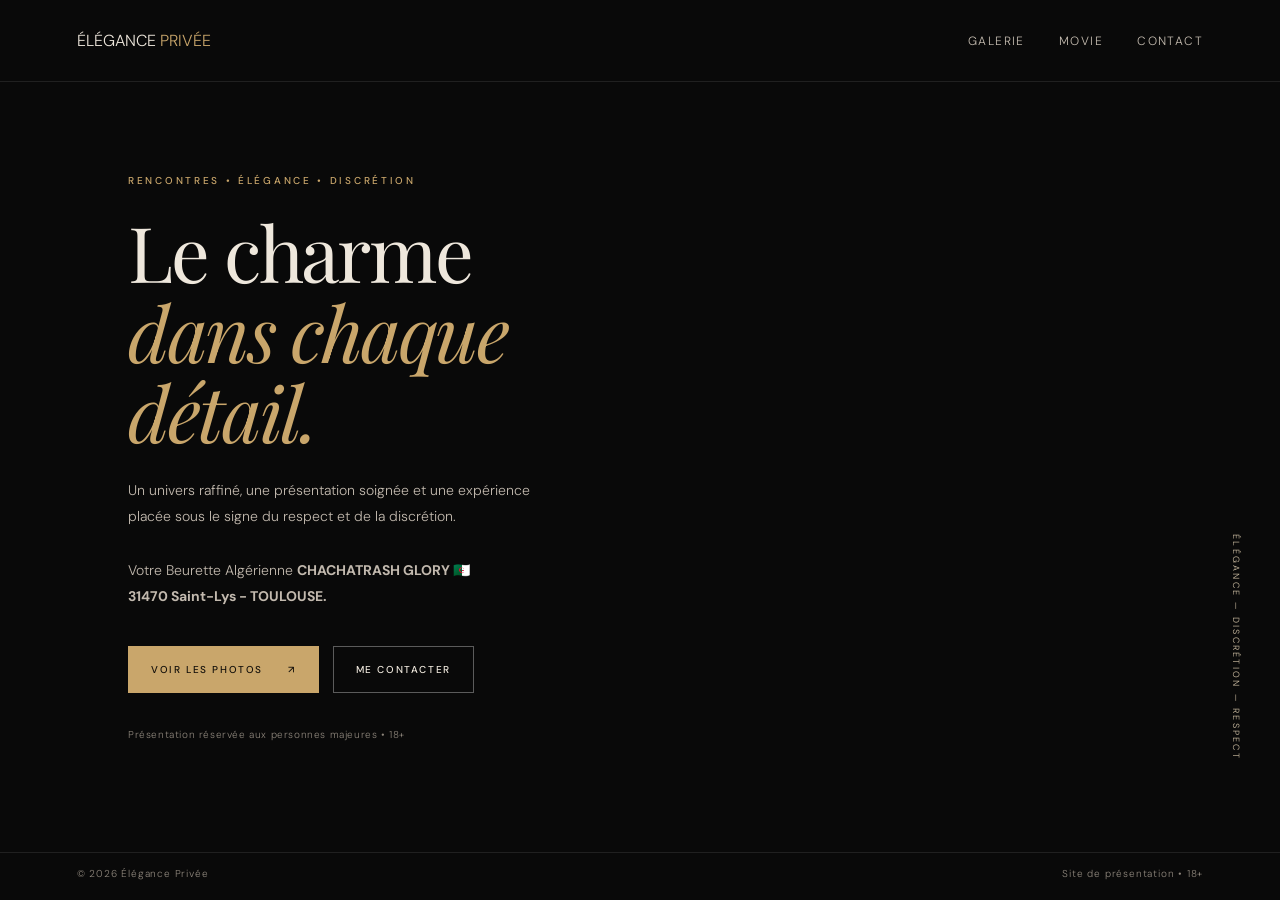
<file: index.html>
<!doctype html>
<html lang="fr">
<head>
  <meta charset="utf-8"><meta name="viewport" content="width=device-width,initial-scale=1">
  <meta name="theme-color" content="#090909">
  <title>Élégance Privée — Accueil</title>
  <link rel="stylesheet" href="style.css">
</head>
<body class="home">
  <header class="topbar"><a class="brand" href="index.html">ÉLÉGANCE <span>PRIVÉE</span></a><nav><a href="galerie.html">Galerie</a><a href="movie.html">Movie</a><a href="contact.html">Contact</a></nav></header>
  <main class="hero">
    <div class="hero-photo" role="img" aria-label="Portrait glamour en robe noire"></div>
    <div class="hero-shade"></div>
    <section class="hero-content">
      <p class="eyebrow">RENCONTRES • ÉLÉGANCE • DISCRÉTION</p>
      <h1>Le charme<br><em>dans chaque détail.</em></h1>
      <p class="intro">Un univers raffiné, une présentation soignée et une expérience placée sous le signe du respect et de la discrétion.
      <br><br>
      Votre Beurette Algérienne <strong>CHACHATRASH GLORY 🇩🇿 <br>
      31470 Saint-Lys - TOULOUSE.</strong></p>
      <div class="actions"><a class="btn btn-gold" href="galerie.html">Voir les photos <span>↗</span></a><a class="btn btn-outline" href="contact.html">Me contacter</a></div>
      <p class="small-note">Présentation réservée aux personnes majeures • 18+</p>
    </section>
    <div class="vertical-note">ÉLÉGANCE — DISCRÉTION — RESPECT</div>
  </main>
  <footer class="site-footer"><span>© <span data-year></span> Élégance Privée</span><span>Site de présentation • 18+</span></footer>
  <script src="script.js"></script>
</body></html>
</file>
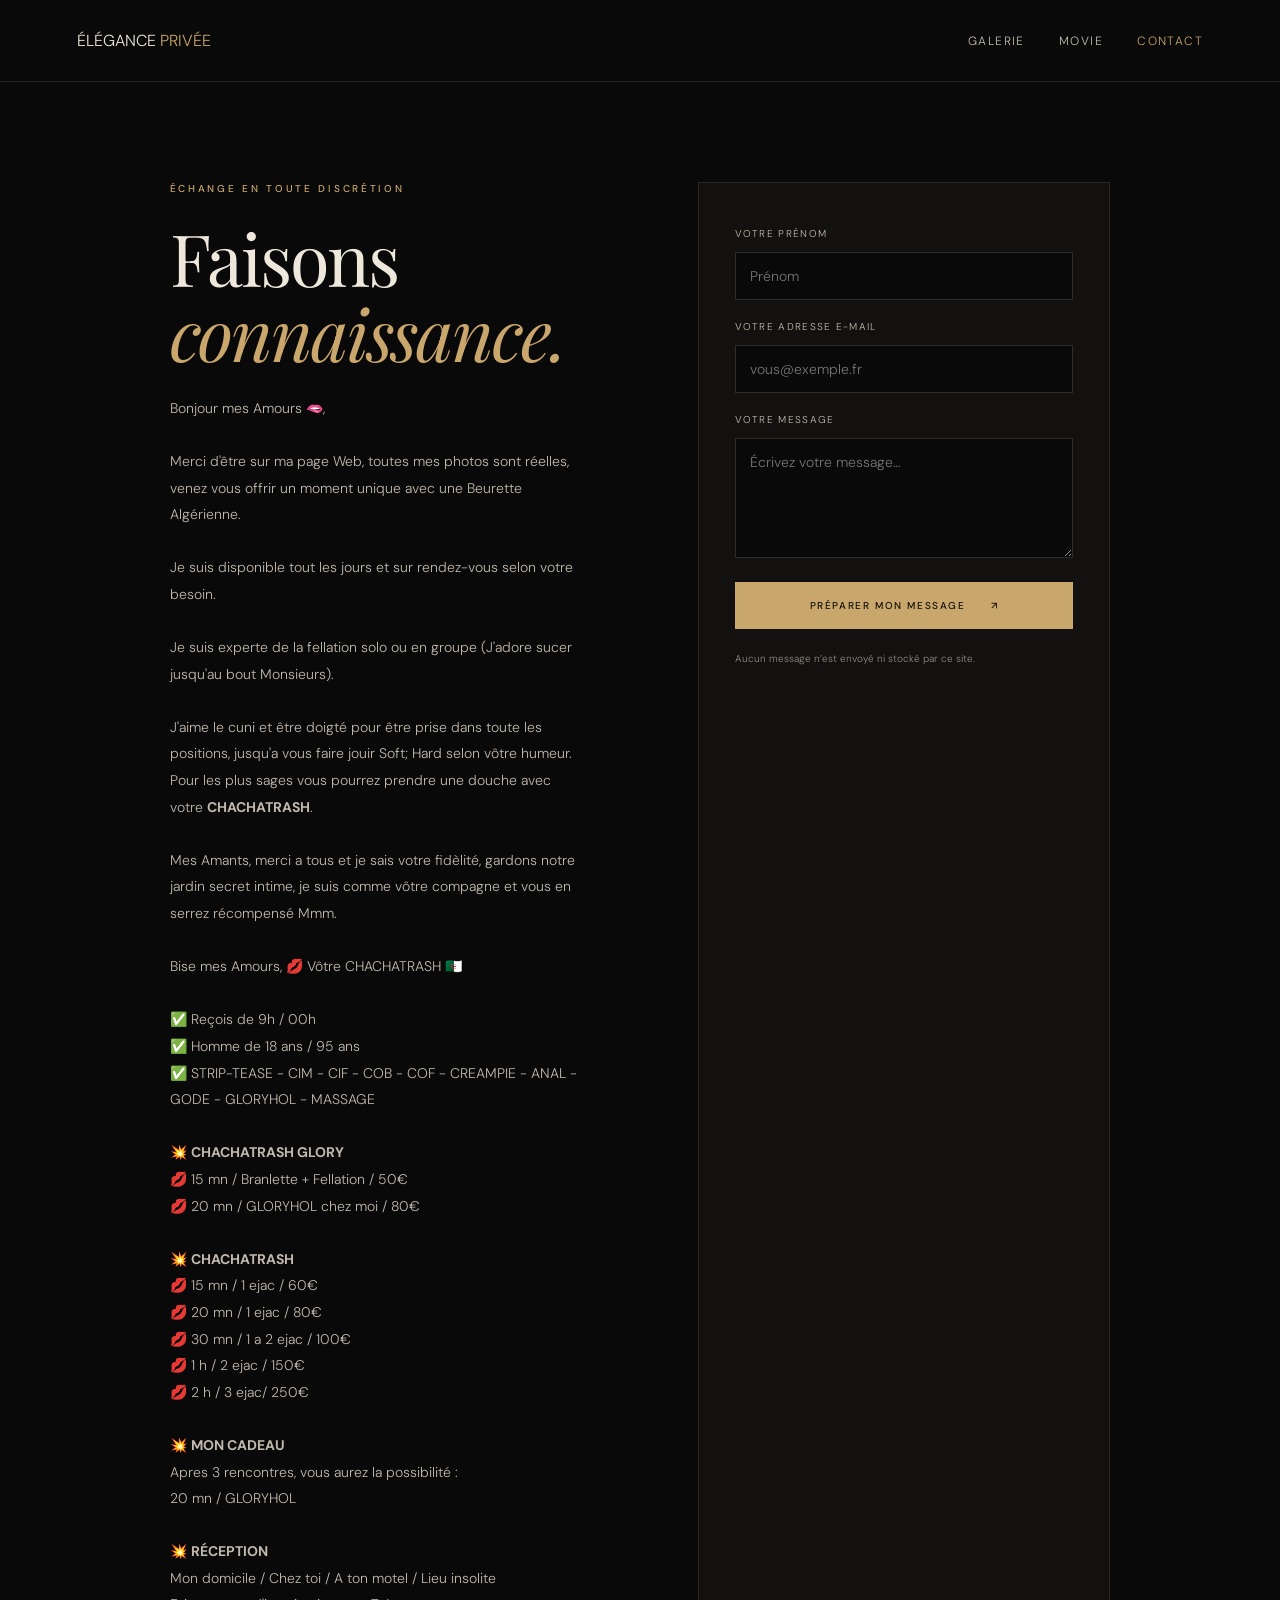
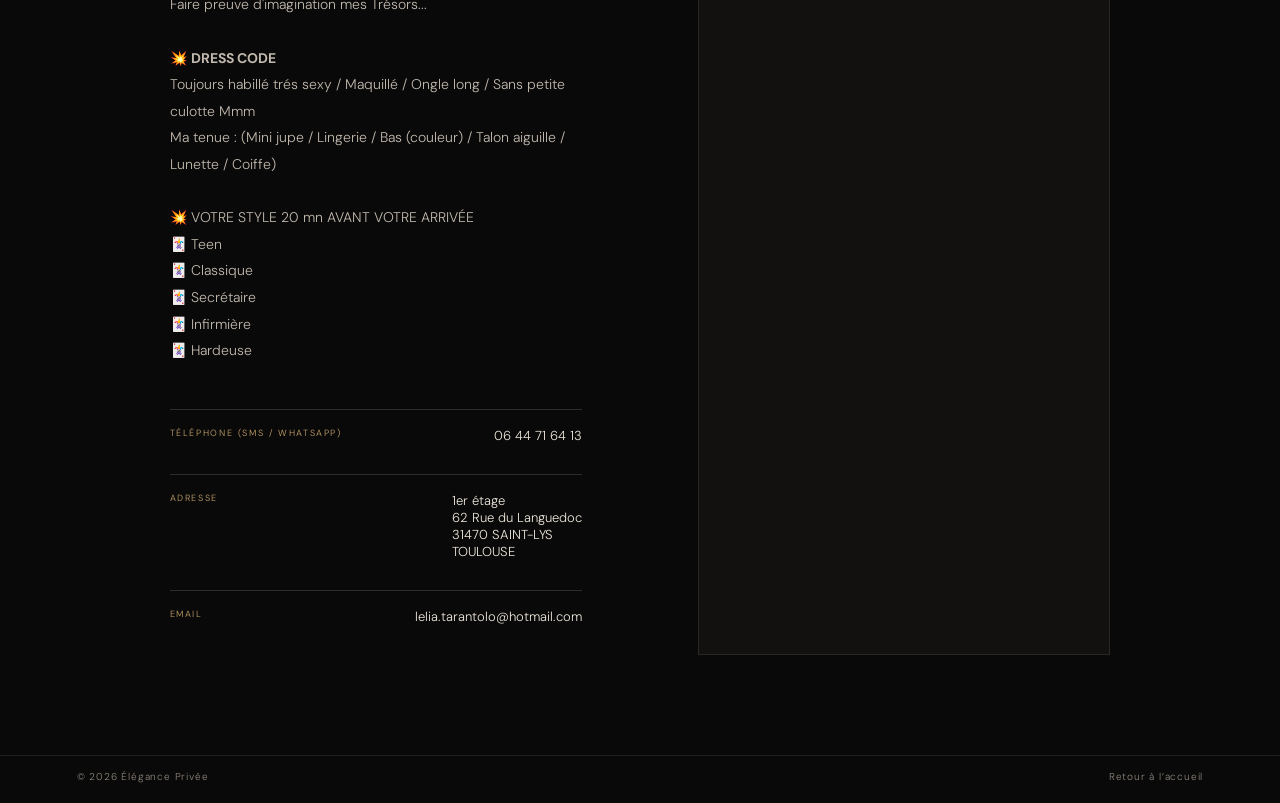
<file: contact.html>
<!doctype html>
<html lang="fr">
<head><meta charset="utf-8"><meta name="viewport" content="width=device-width,initial-scale=1"><meta name="theme-color" content="#090909"><title>Contact — Élégance Privée</title><link rel="stylesheet" href="style.css"></head>
<body>
<header class="topbar"><a class="brand" href="index.html">ÉLÉGANCE <span>PRIVÉE</span></a><nav><a href="galerie.html">Galerie</a><a href="movie.html">Movie</a><a class="active" href="contact.html">Contact</a></nav></header>
<main class="contact-layout">
  <section class="contact-copy"><p class="eyebrow">ÉCHANGE EN TOUTE DISCRÉTION</p><h1>Faisons<br><em>connaissance.</em></h1><p class="intro">Bonjour mes Amours 🫦,
<br><br>
Merci d'être sur ma page Web, toutes mes photos sont réelles, venez vous offrir un moment unique avec une Beurette Algérienne.
<br><br>
Je suis disponible tout les jours et sur rendez-vous selon votre besoin.
<br><br>
Je suis experte de la fellation solo ou en groupe (J'adore sucer jusqu'au bout Monsieurs).
<br><br>
J'aime le cuni et être doigté pour être prise dans toute les positions, jusqu'a vous faire jouir Soft; Hard selon vôtre humeur.<br>
Pour les plus sages vous pourrez prendre une douche avec votre <strong>CHACHATRASH</strong>.
<br><br>
Mes Amants, merci a tous et je sais votre fidèlité, gardons notre jardin secret intime, je suis comme vôtre compagne et vous en serrez récompensé Mmm.
<br><br>
Bise mes Amours, 💋
Vôtre CHACHATRASH 🇩🇿
<br><br>
✅️ Reçois de 9h / 00h
<br>
✅️ Homme de 18 ans / 95 ans
<br>
✅️ STRIP-TEASE - CIM - CIF - COB - COF - CREAMPIE - ANAL - GODE - GLORYHOL - MASSAGE
<br><br>
💥 <strong>CHACHATRASH GLORY</strong><br>
💋 15 mn / Branlette + Fellation / 50€<br>
💋 20 mn / GLORYHOL chez moi / 80€
<br><br>
💥 <strong>CHACHATRASH</strong><br>
💋 15 mn / 1 ejac / 60€<br>
💋 20 mn / 1 ejac / 80€<br>
💋 30 mn / 1 a 2 ejac / 100€<br>
💋 1 h / 2 ejac / 150€ <br>
💋 2 h / 3 ejac/ 250€
<br><br>
💥 <strong>MON CADEAU</strong>
<br>
Apres 3 rencontres, vous aurez la possibilité :<br>
20 mn / GLORYHOL
<br><br>
💥 <strong>RÉCEPTION</strong>
<br>
Mon domicile / Chez toi / A ton motel / Lieu insolite 
<br>
Faire preuve d'imagination mes Trésors...
<br><br>
💥 <strong>DRESS CODE</strong>
<br>
Toujours habillé trés sexy / Maquillé / Ongle long / Sans petite culotte Mmm
<br>
Ma tenue : (Mini jupe / Lingerie / Bas (couleur) / Talon aiguille / Lunette / Coiffe)
<br><br>
💥 VOTRE STYLE 20 mn AVANT VOTRE ARRIVÉE
<br>
🃏 Teen<br>
🃏 Classique<br>
🃏 Secrétaire<br>
🃏 Infirmière<br>
🃏 Hardeuse<br>
  </p>
  <div class="contact-lines"><p><span>TÉLÉPHONE (SMS / WHATSAPP)</span><a href="tel:+330644716413">06 44 71 64 13</a></p><p><span>ADRESSE</span><a href="#" id="whatsapp-link">1er étage<br>62 Rue du Languedoc<br>31470 SAINT-LYS<br>TOULOUSE</a></p><p><span>EMAIL</span><a href="mailto:lelia.tarantolo@hotmail.com">lelia.tarantolo@hotmail.com</a></p></div>
  </section>
  <form class="contact-form" id="contact-form">
    <label for="name">Votre prénom</label><input id="name" name="name" placeholder="Prénom" required>
    <label for="email">Votre adresse e-mail</label><input id="email" name="email" type="email" placeholder="vous@exemple.fr" required>
    <label for="message">Votre message</label><textarea id="message" name="message" rows="5" placeholder="Écrivez votre message…" required></textarea>
    <button class="btn btn-gold" type="submit">Préparer mon message <span>↗</span></button>
    <p class="form-note">Aucun message n’est envoyé ni stocké par ce site.</p>
  </form>
</main>
<footer class="site-footer"><span>© <span data-year></span> Élégance Privée</span><a href="index.html">Retour à l’accueil</a></footer>
<script src="script.js"></script>
</body></html>
</file>
<file: style.css>
@import url('https://fonts.googleapis.com/css2?family=DM+Sans:wght@300;400;500;600&family=Playfair+Display:ital,wght@0,400;0,500;1,400;1,500&display=swap');
:root{--bg:#090909;--panel:#12110f;--gold:#c9a66b;--cream:#eee7dc;--muted:#aaa197}
*{box-sizing:border-box}html{scroll-behavior:smooth}body{margin:0;background:var(--bg);color:var(--cream);font-family:'DM Sans',sans-serif;font-weight:300;min-height:100vh}a{color:inherit;text-decoration:none}.topbar{height:82px;padding:0 6vw;display:flex;align-items:center;justify-content:space-between;position:relative;z-index:5;border-bottom:1px solid #ffffff18;
                   background:#090909};
                                                                                                                                                                                                      
.brand{font-size:13px;letter-spacing:.22em;font-weight:600}.brand span{color:var(--gold)}nav{display:flex;gap:34px}nav a{font-size:12px;letter-spacing:.12em;color:#c7beb2;text-transform:uppercase}nav a:hover,nav a.active{color:var(--gold)}.hero{min-height:calc(100vh - 130px);position:relative;display:flex;align-items:center;overflow:hidden}.hero-photo{position:absolute;inset:0 0 0 37%;background-image:url('https://6ae8877f87027fb6113b0fd0.imgix.net/image200/1000026003.jpg');
                                                                                                                                                                                                                                                                                                                                                                                                                                                                                                                                                                                                                                                                                                                             background-size:cover;background-position:center 35%;filter:saturate(.65)}.hero-shade{position:absolute;inset:0;background:linear-gradient(90deg,#090909 0%,#090909 33%,#090909d9 47%,#09090930 100%),linear-gradient(0deg,#0909098c,transparent 45%)}.hero-content{position:relative;z-index:1;width:min(610px,58%);padding:7vh 0 8vh 10vw}.eyebrow{font-size:10px;letter-spacing:.27em;color:var(--gold);font-weight:500;margin:0 0 25px}.hero h1,.page-heading h1,.contact-copy h1{font:400 clamp(48px,6vw,82px)/1.04 'Playfair Display',serif;margin:0 0 25px;letter-spacing:-.03em}.hero h1 em,.page-heading h1 em,.contact-copy h1 em{color:var(--gold);font-weight:400}.intro{color:#c2b9ae;font-size:14px;line-height:1.9;max-width:430px}.actions{display:flex;gap:14px;flex-wrap:wrap;margin-top:36px}.btn{display:inline-flex;align-items:center;justify-content:center;gap:25px;padding:16px 22px;font:500 10px 'DM Sans',sans-serif;letter-spacing:.16em;text-transform:uppercase;border:1px solid var(--gold);cursor:pointer;transition:.25s}.btn-gold{background:var(--gold);color:#15110b}.btn-gold:hover{background:#e0c18c}.btn-outline{color:var(--cream);border-color:#ffffff55}.btn-outline:hover{border-color:var(--gold);color:var(--gold)}.small-note{font-size:10px;color:#8d857b;margin-top:35px;letter-spacing:.06em}.vertical-note{position:absolute;right:3vw;bottom:12%;writing-mode:vertical-rl;font-size:9px;letter-spacing:.25em;color:#d6c6aa}.site-footer{min-height:48px;padding:14px 6vw;display:flex;justify-content:space-between;gap:15px;color:#8f877d;font-size:10px;letter-spacing:.08em;border-top:1px solid #ffffff18}.page-wrap{max-width:1180px;margin:auto;padding:90px 7vw}.page-heading{margin-bottom:48px}.page-heading h1{font-size:clamp(48px,7vw,76px)}.gallery{display:grid;grid-template-columns:1.1fr .9fr .9fr;gap:16px}.gallery-item{height:440px;border:0;padding:0;position:relative;cursor:zoom-in;background-size:cover;background-position:center;filter:saturate(.7);transition:.3s}.gallery-item:hover{filter:saturate(1);transform:translateY(-4px)}.gallery-item span{position:absolute;bottom:18px;left:18px;color:#fff;font-size:11px;letter-spacing:.2em}
.g1{background-image:url('https://6ae8877f87027fb6113b0fd0.imgix.net/sandbox/1000026010.png')}
.g2{background-image:url('https://6ae8877f87027fb6113b0fd0.imgix.net/sandbox/1000026014.jpg')}
.g3{background-image:url('https://6ae8877f87027fb6113b0fd0.imgix.net/sandbox/1000026050.jpg')}
.g4{background-image:url('https://6ae8877f87027fb6113b0fd0.imgix.net/sandbox/1000026047.jpg')}
.g5{background-image:url('https://6ae8877f87027fb6113b0fd0.imgix.net/sandbox/1000026020.jpg')}
.g6{background-image:url('https://6ae8877f87027fb6113b0fd0.imgix.net/sandbox/1000026042.jpg')}
.g7{background-image:url('https://6ae8877f87027fb6113b0fd0.imgix.net/sandbox/1000026029.png')}
.g8{background-image:url('https://6ae8877f87027fb6113b0fd0.imgix.net/sandbox/1000026024.jpg')}
.g9{background-image:url('https://6ae8877f87027fb6113b0fd0.imgix.net/sandbox/1000026018.jpg')}
.g10{background-image:url('https://6ae8877f87027fb6113b0fd0.imgix.net/sandbox/1000026012.jpg')}
.g11{background-image:url('https://6ae8877f87027fb6113b0fd0.imgix.net/image200/1000026003.jpg')}

.g100{background-image:url('https://6ae8877f87027fb6113b0fd0.imgix.net/sandbox/1000026129.jpg')}
.g101{background-image:url('https://6ae8877f87027fb6113b0fd0.imgix.net/sandbox/1000026200.jpg')}
.g102{background-image:url('https://6ae8877f87027fb6113b0fd0.imgix.net/sandbox/1000026203.jpg')}
.g103{background-image:url('https://6ae8877f87027fb6113b0fd0.imgix.net/sandbox/1000026217.jpg')}
.g104{background-image:url('https://6ae8877f87027fb6113b0fd0.imgix.net/sandbox/1000026234.jpg')}
.g105{background-image:url('https://6ae8877f87027fb6113b0fd0.imgix.net/sandbox/1000026240.jpg')}
.g106{background-image:url('https://6ae8877f87027fb6113b0fd0.imgix.net/sandbox/1000026197.jpg')}
.g107{background-image:url('https://6ae8877f87027fb6113b0fd0.imgix.net/sandbox/1000026243.jpg')}
.g108{background-image:url('https://6ae8877f87027fb6113b0fd0.imgix.net/sandbox/1000026245.jpg')}
.g109{background-image:url('https://6ae8877f87027fb6113b0fd0.imgix.net/sandbox/1000026246.jpg')}















center-action{text-align:center;margin:45px 0 5px}.lightbox{display:none;position:fixed;inset:0;background:#000e;z-index:20;align-items:center;justify-content:center;padding:5vh 5vw}.lightbox.open{display:flex}.lightbox img{max-width:min(90vw,900px);max-height:88vh;object-fit:contain}.lightbox-close{position:absolute;right:28px;top:18px;background:none;border:0;color:white;font-size:42px;cursor:pointer}.contact-layout{max-width:1120px;margin:auto;padding:100px 7vw;display:grid;grid-template-columns:1fr 1fr;gap:9vw}.contact-copy h1{font-size:clamp(48px,6vw,72px)}.contact-lines{margin-top:45px}.contact-lines p{border-top:1px solid #ffffff25;padding:17px 0;display:flex;justify-content:space-between;gap:15px;font-size:13px}.contact-lines span{font-size:9px;letter-spacing:.18em;color:var(--gold)}.contact-form{background:var(--panel);padding:36px;display:flex;flex-direction:column;gap:12px;border:1px solid #ffffff18}.contact-form label{font-size:10px;letter-spacing:.13em;text-transform:uppercase;color:#c7bcae;margin-top:8px}.contact-form input,.contact-form textarea{width:100%;background:#090909;border:1px solid #ffffff25;padding:14px;color:var(--cream);font:300 14px 'DM Sans',sans-serif;outline:none}.contact-form input:focus,.contact-form textarea:focus{border-color:var(--gold)}.contact-form textarea{resize:vertical}.contact-form button{margin-top:12px}.form-note{font-size:10px;color:#948b80;line-height:1.6}
@media(max-width:760px){.topbar{height:70px;padding:0 6vw}.brand{font-size:11px}nav{gap:16px}nav a{font-size:9px}.hero{min-height:calc(100svh - 118px);align-items:flex-end}.hero-photo{inset:0;background-position:center 25%}.hero-shade{background:linear-gradient(0deg,#090909 0%,#090909e8 30%,#09090950 75%,#09090920 100%)}.hero-content{width:100%;padding:0 7vw 9vh}.hero h1{font-size:54px}.intro{font-size:13px}.vertical-note{display:none}.actions{gap:10px}.btn{padding:15px 16px;font-size:9px}.page-wrap{padding:65px 6vw}.gallery{grid-template-columns:1fr 1fr;gap:10px}.gallery-item{height:280px}.gallery-item:first-child{grid-column:span 2;height:390px}.contact-layout{padding:65px 6vw;grid-template-columns:1fr;gap:35px}.contact-form{padding:25px}.site-footer{font-size:9px}}
</file>
